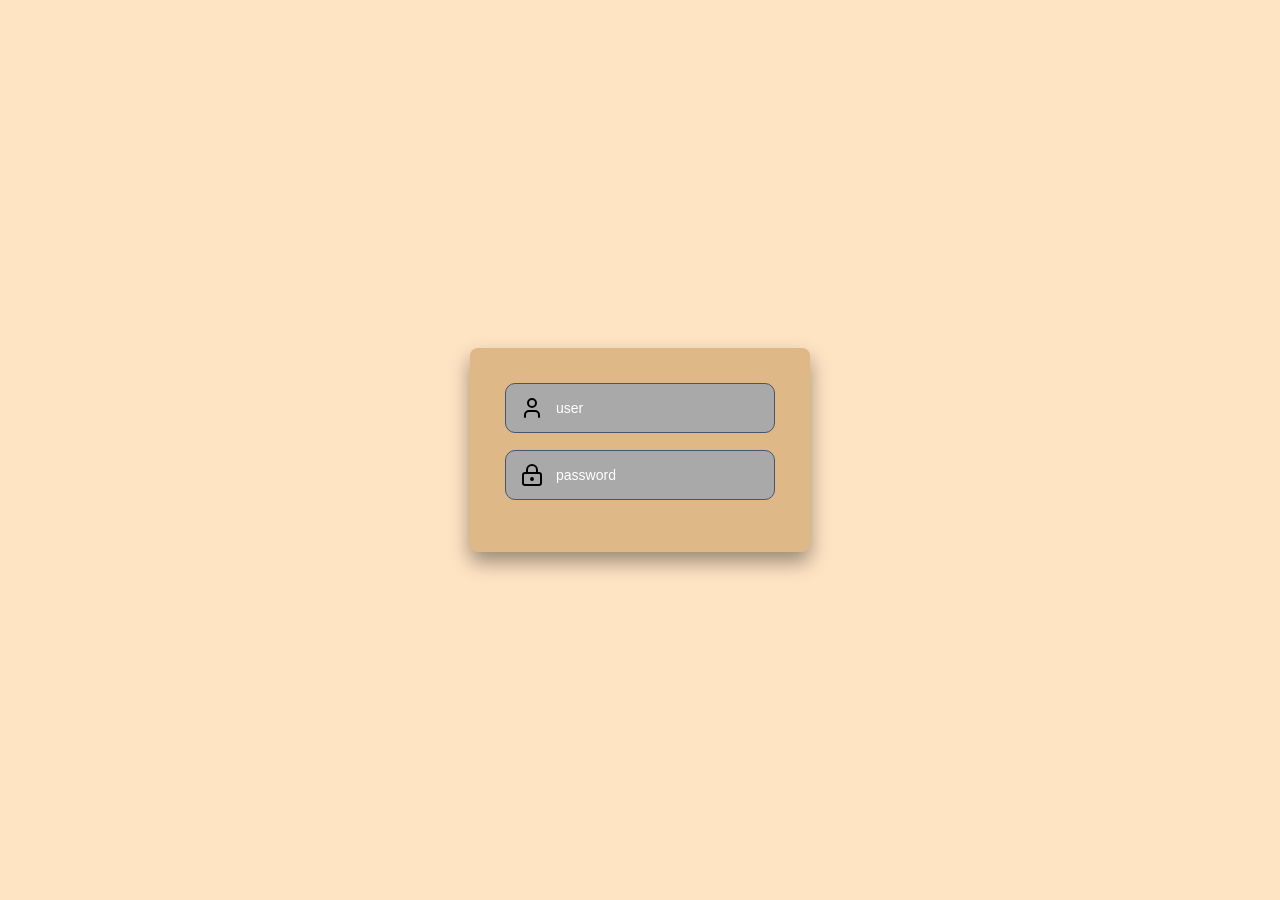
<file: Practica con CSS/form.html>
<!DOCTYPE html>
<html lang="es">
    <head>
        <meta charset="UTF-8">
        <meta name="viewport" content="width=device-width initial-scalade=1.0">
        <title>Formulario</title>
        <link rel="stylesheet" href="formstyles.css">
    </head>
    <body>

        <div class="container">
            <form>
                <div class="input-box">
                    <svg class="input-icon" xmlns="http://www.w3.org/2000/svg" width="24" height="24" viewBox="0 0 24 24" fill="none" stroke="currentColor" stroke-width="2" stroke-linecap="round" stroke-linejoin="round" class="lucide lucide-user preview-icon"><path d="M19 21v-2a4 4 0 0 0-4-4H9a4 4 0 0 0-4 4v2"/><circle cx="12" cy="7" r="4"/></svg>
                    <input type="text"
                    id="name"
                    name="name"
                    placeholder="user"
                    required>
                </div>

                <div class="input-box">
                    <svg class="input-icon" xmlns="http://www.w3.org/2000/svg" width="24" height="24" viewBox="0 0 24 24" fill="none" stroke="currentColor" stroke-width="2" stroke-linecap="round" stroke-linejoin="round" class="lucide lucide-lock-keyhole preview-icon"><circle cx="12" cy="16" r="1"/><rect x="3" y="10" width="18" height="12" rx="2"/><path d="M7 10V7a5 5 0 0 1 10 0v3"/></svg>
                    <input type="password"
                    id="password"
                    name="password"
                    placeholder="password"
                    required>
                </div>
            </form>
        </div>

    </body>
</html>
</file>
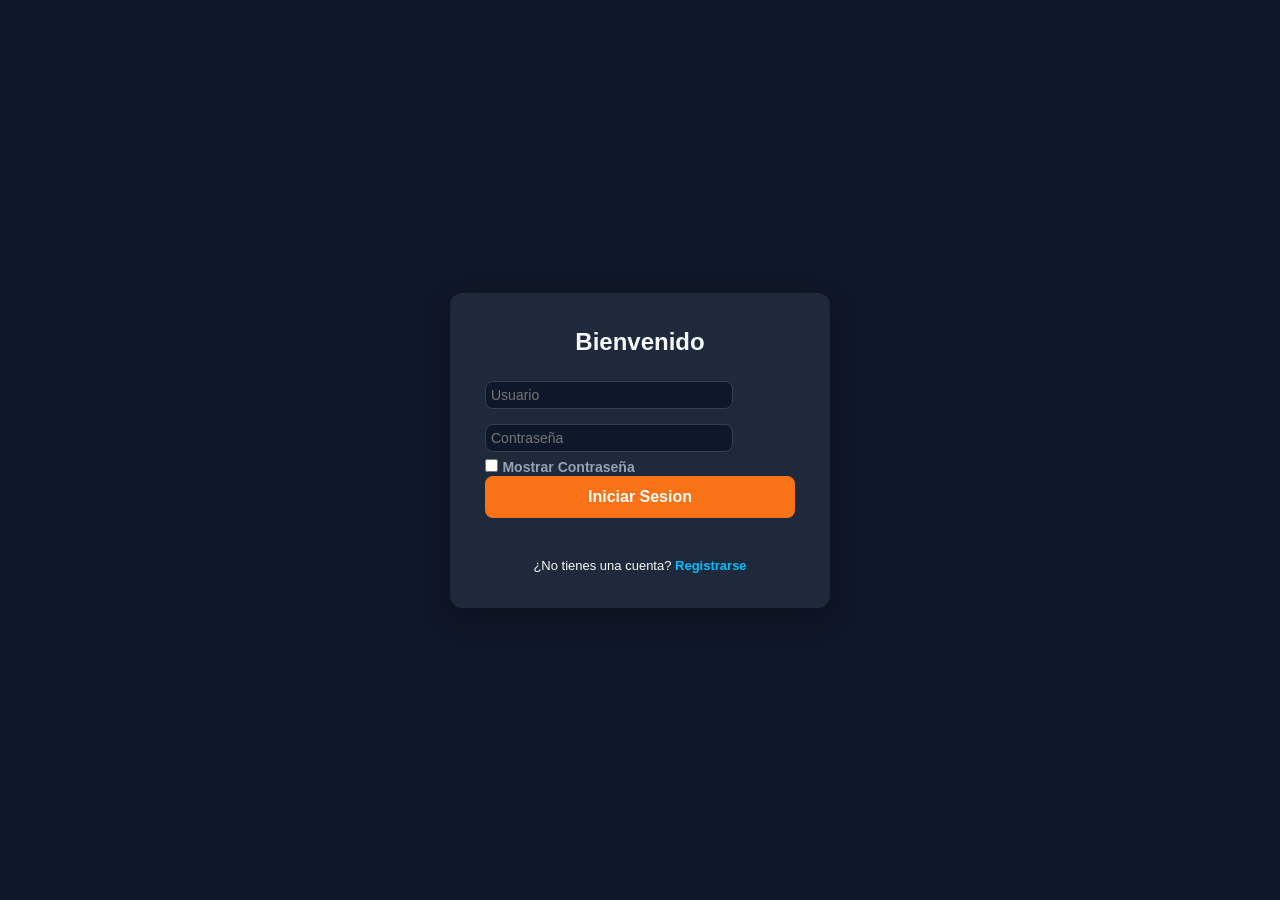
<file: Practica con CSS/login.html>
<!DOCTYPE html>
<html lang="es">
    <head>
         <meta charset="UTF-8">
         <meta name="viewport" content="width=device-width, initial-scale=1.0">
         <title>Login</title>
         <link rel="stylesheet" href="logindesign.css">
    </head>
    
    <body>
        <div class="login-container">
            <h1>Bienvenido</h1>
            <form>
                <div class="input-box">
                    <input type="text"
                    id="usuario"
                    name="usuario" 
                    placeholder="Usuario"
                    required>
                </div>

                <div class="input-box">
                    <input type="password"
                    id="password"
                    name="password"
                    placeholder="Contraseña"
                    required>
                </div>

                <div class="password-checked">
                    <input type="checkbox"
                    id="show-password"
                    name="show-password"
                    onclick="togglePasswordVisibility()">
                    <label for="show-password">Mostrar Contraseña</label>
                </div>
                <button type="submit" class="btnsesion">Iniciar Sesion</button>

                <div class="option">
                    <p>¿No tienes una cuenta? <a href="#">Registrarse</a></p>
                </div>
            </form>
        </div>

    </body>
</html>
</file>
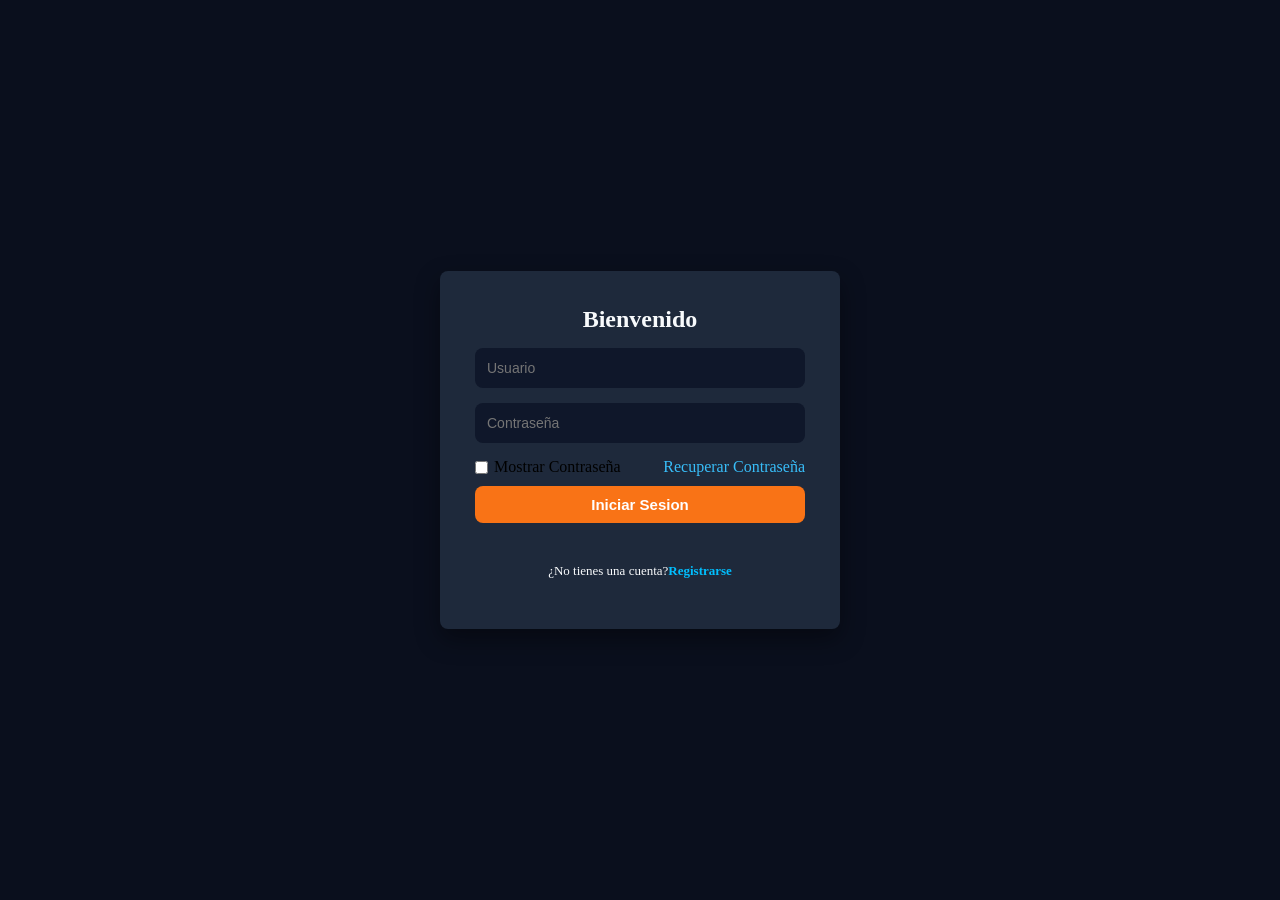
<file: Practica con CSS/otrologin.html>
<!DOCTYPE html>
<html lang="es">
    <head>
        <meta charset="UTF-8">
        <meta name="viewport" content="width=device-width initial scale=1.0">
        <title>Loginotro</title>
        <link rel="stylesheet" href="loginpol2.css">
    </head>
    <body>
        <div class="login-container">
            <h1>Bienvenido</h1>

            <form>
                <div class="input-box">
                    <input type="text"
                    id="usuario"
                    name="usuario"
                    placeholder="Usuario"
                    required>
                </div>

                <div class="input-box">
                    <input type="password"
                    id="password"
                    name="password"
                    placeholder="Contraseña"
                    required>
                </div>

                <div class="password-checked">

                    <div class="checkbox-item">
                        <input type="checkbox"
                        id="show-password"
                        name="show-password"
                        oneclick="togglePasswordVisibility()">
                        <label name="show-password">Mostrar Contraseña</label>
                    </div>

                    <p><a href="#" class="forgot-link">Recuperar Contraseña</a></p>
                </div>
                <button type="submit" class="btnsesion">Iniciar Sesion</button>

                <div class="option">
                    <p>¿No tienes una cuenta?<a href="#">Registrarse</a></p>
                </div>
            </form>
        </div>
    </body>
</html>
</file>
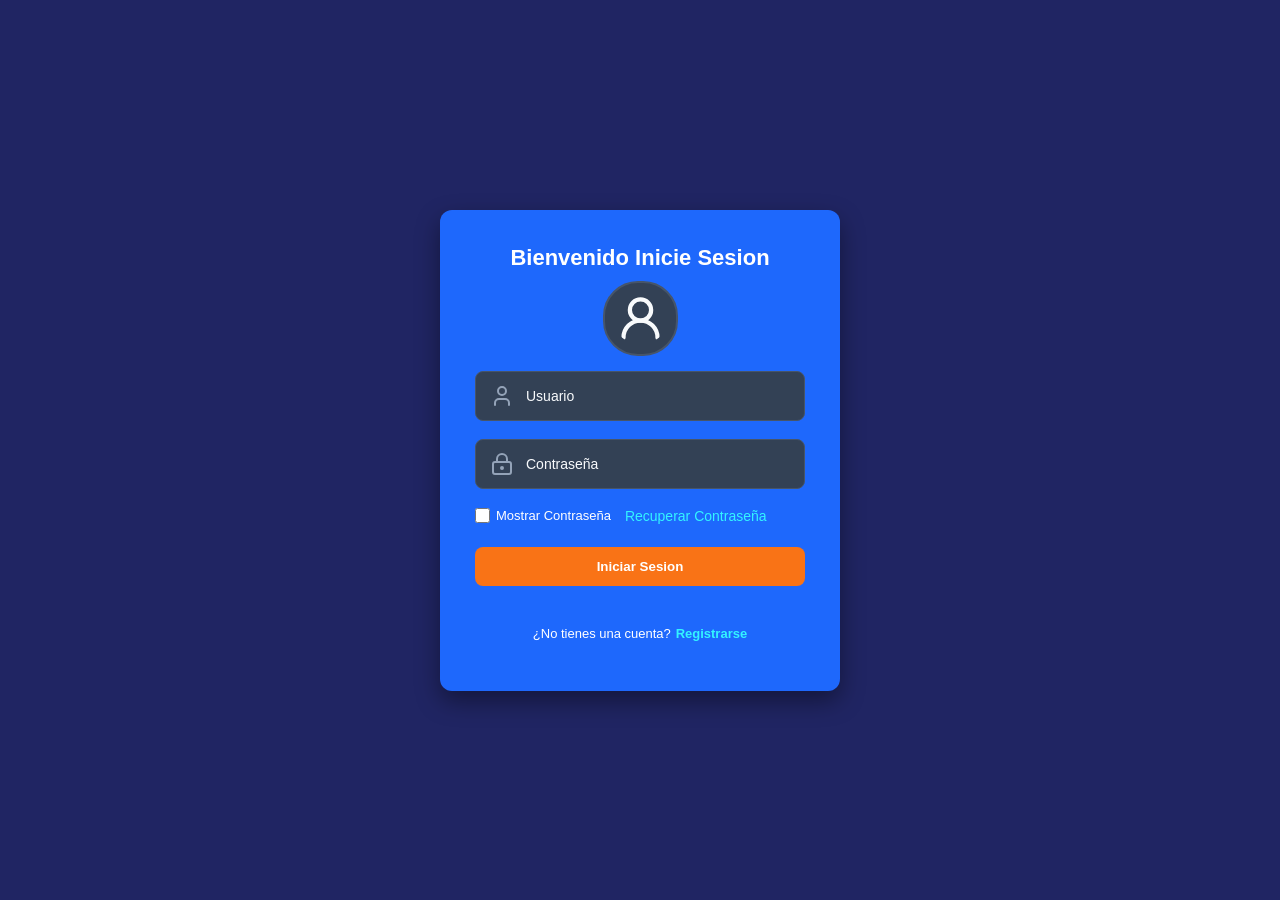
<file: Practica con CSS/usersesion.html>
<!DOCTYPE html>
<html lang="es">
    <head>
        <meta charset="UTF-8">
        <meta name="viewport" content="width=device-width initial scale=1.0">
        <title>Login</title>
        <link rel="stylesheet" href="userdesign.css">
    </head>
    <body>
        <div class="login-container">
            <h1>Bienvenido Inicie Sesion</h1>

            <div class="icon-header">
                <svg class="icon-main" xmlns="http://www.w3.org/2000/svg" width="24" height="24" viewBox="0 0 24 24" fill="none" stroke="currentColor" stroke-width="2" stroke-linecap="round" stroke-linejoin="round" class="lucide lucide-user-round preview-icon"><circle cx="12" cy="8" r="5"/><path d="M20 21a8 8 0 0 0-16 0"/></svg>
            </div>

            <form>

                <div class="input-box">
                    <svg class="input-icon" xmlns="http://www.w3.org/2000/svg" width="24" height="24" viewBox="0 0 24 24" fill="none" stroke="currentColor" stroke-width="2" stroke-linecap="round" stroke-linejoin="round" class="lucide lucide-user preview-icon"><path d="M19 21v-2a4 4 0 0 0-4-4H9a4 4 0 0 0-4 4v2"/><circle cx="12" cy="7" r="4"/></svg>
                    <input type="text"
                    id="usuario"
                    name="usuario"
                    placeholder="Usuario"
                    required>
                </div>

                <div class="input-box">
                    <svg class="input-icon" xmlns="http://www.w3.org/2000/svg" width="24" height="24" viewBox="0 0 24 24" fill="none" stroke="currentColor" stroke-width="2" stroke-linecap="round" stroke-linejoin="round" class="lucide lucide-lock-keyhole preview-icon"><circle cx="12" cy="16" r="1"/><rect x="3" y="10" width="18" height="12" rx="2"/><path d="M7 10V7a5 5 0 0 1 10 0v3"/></svg>
                    <input type="password"
                    id="password"
                    name="password"
                    placeholder="Contraseña"
                    required>
                </div>

                <div class="password-checked">
                    <div class="checkbox-item">
                        <input type="checkbox" 
                        id="show-password"
                        name="show-password"
                        oneclick="togglePasswordVisibility()">
                        <label name="show-password">Mostrar Contraseña</label>

                        <p><a class="forgot-link" href="#">Recuperar Contraseña</a></p>
                    </div>
                </div>
                <button type="submit" class="btnsesion">Iniciar Sesion</button>

                <div class="option">
                    <p>¿No tienes una cuenta?<a href="#">Registrarse</a></p>
                </div>
            </form>
        </div>
    </body>
</html>
</file>
<file: Practica con CSS/formstyles.css>
*{
    margin: 0;
    padding: 0;
    box-sizing: border-box;
}

body{
    background-color: bisque;
    font-family: 'Segoe UI', Tahoma, Geneva, Verdana, sans-serif;
    display: flex;
    justify-content: center;
    align-items: center;
    min-height: 100vh;
}

.container{
    background-color: burlywood;
    padding: 35px;
    border-radius: 8px;
    box-shadow: 0 10px 20px rgba(0, 0, 0, 0.4);
    width: 100%;
    max-width: 340px;
}

.input-box{
    display: flex;
    align-items: center;
    background-color: darkgrey;
    border: 1px solid #475569;
    border-radius: 10px;
    padding: 12px 14px;
    margin-bottom: 17px;
    width: 100%;
    transition: border-color 0.2s, box-shadow 0.2s;
}

.input-box:focus-within{
    border-color: aqua;
    box-shadow: 0 0 0 3px rgba(56, 189, 248, 0.15);
}

.input-icon{
    color: black;
    margin-right: 12px;
    flex-shrink: 0;
}

.input-box input{
    width: 100%;
    background: transparent;
    border: none;
    outline: none;
    color: white;
    font-size: 14px;
}

.input-box input::placeholder{
    color: white;
}
</file>
<file: Practica con CSS/logindesign.css>
*{
    margin: 0;
    padding: 0;
    box-sizing: border-box;
}

body{
    font-family: Arial, Helvetica, sans-serif;
    background-color: #0f172a;
    display: flex;
    justify-content: center;
    align-items: center;
    min-height: 100vh; 
}

.login-container{
    background-color:#1e293b;
    padding: 35px;
    border-radius: 12px;
    box-shadow: 0 10px 30px rgba(0, 0, 0, 0.3);
    width: 100%;
    max-width: 380px;
}

.login-container h1{
    color: #f8fafc;
    text-align: center;
    margin-bottom:25px;
    font-size: 24px;
}

.input-box input{
    display: flex;
    flex-direction: column;
    margin-top: 15px;   
}

.input-box, label{
    color: #94a3b8;
    font-size: 14px;
    font-weight: bold;
    margin-bottom: 6px;
}

.input-box input{
   width: 80%;
   padding: 5px;
   background-color: #0f172a;
   border: 1px solid #334155;
   border-radius: 8px;
   color: #f8fafc;
   font-size: 14px;
   outline: none;
   transition: border-color 0.2s;
}

.input-box input:focus{
    border-color: #38bdf8;
}

.btnsesion{
    width: 100%;
    padding: 12px;
    background-color: #f97316;
    color: #ffffff;
    border: none;
    border-radius: 8px;
    font-size: 16px;
    font-weight: bold;
    cursor: pointer;
    transition: background-color 0.2s;
    margin-bottom: 25px;
}


.option{
    font-size: 14px;
    text-align: center;
    padding-top: 15px;
}

.option p{
    color:#f8fafc;
    font-size: 13px;
}

.option a{
    color:deepskyblue;
    text-decoration: none;
    font-weight: bold;
    transition: color 0.2s;
}

.option a:hover{
    color: #0ea5e9;
    text-decoration: underline;
}
</file>
<file: Practica con CSS/loginpol2.css>
*{
    margin: 0;
    padding: 0;
    box-sizing: border-box;
}

body{
    font-family: 'Segoe UI' Arial, Helvetica, sans-serif;
    background-color: #0a0f1d;
    display: flex;
    justify-content: center;
    align-items: center;
    min-height: 100vh;
}

.login-container{
    background-color: #1e293b;
    padding: 35px;
    border-radius: 8px;
    box-shadow: 0 10px 25px rgba(0, 0, 0, 0.4);
    width: 100%;
    max-width: 400px;
}

.login-container h1{
    color: #f8fafc;
    text-align: center;
    margin-bottom: 15px;
    font-size: 24px;
}

.input-box{
    display: flex;
    flex-direction: column;
    margin-bottom: 15px;
}

.input-box label{
    color: #94a3b8;
    font-size: 14px;
    font-weight: bold;
    margin-bottom: 6px;
}

.input-box input{
    width: 100%;
    padding: 12px;
    background-color: #0f172a;
    border: 1px #334155;
    border-radius: 8px;
    color: #f8fafc;
    font-size: 14px;
    outline: none;
    transition: color 0.2s;
}

.input-box input:focus{
    color: #38bdf8;
}

.password-checked{
    display: flex;
    justify-content: space-between;
    align-items: center;
    margin-bottom: 10px;
}

.checkbox-item{
    display: flex;
    align-items: center;
    gap: 6px;
}

.forgot-link{
    color: #38bdf8;
    text-decoration: none;
    font-size: 16px;
    font-weight: normal;
    transition: color 0.2s;
}

.forgot-link:hover{
    color: #0ea5e9;
    text-decoration: underline;
}

.btnsesion{
    width: 100%;
    padding: 10px;
    background-color: #f97316;
    color: #ffffff;
    border: none;
    border-radius: 8px;
    font-size: 15px;
    font-weight: bold;
    cursor: pointer;
    transition: background-color 0.2s;
    margin-bottom: 25px;
}

.option{
    font-size: 14px;
    text-align: center;
    padding: 15px;
}

.option p{
    color: #f8fafc;
    font-size: 13px;
}

.option a{
    color:deepskyblue;
    text-decoration: none;
    font-weight: bold;
    transition: color 0.2s;
}

.option a:hover{
    color: #0ea5e9;
    text-decoration: underline;
}
</file>
<file: Practica con CSS/userdesign.css>
*{
    margin: 0;
    padding: 0;
    box-sizing: border-box;
}

body{
    background-color: #202563;
    font-family: 'Segoe UI', Tahoma, Geneva, Verdana, sans-serif;
    display: flex;
    justify-content: center;
    align-items: center;
    min-height: 100vh;
}

.login-container{
    background-color: #1E68FC;
    padding: 35px;
    border-radius: 12px;
    box-shadow: 0 10px 25px rgba(0, 0, 0, 0.4);
    width: 100%;
    max-width: 400px;
}

.login-container h1{
    color: white;
    font-size: 22px;
    text-align:  center;
    margin-bottom: 10px;
}

.login-container input{
    display: flex;
    flex-direction: column;
}

.input-box{
    display: flex;
    align-items: center;
    background-color: #334155;
    border: 1px solid #475569;
    border-radius: 8px;
    padding: 12px 14px;
    margin-bottom: 18px;
    width: 100%;
    transition: border-color 0.2s, box-shadow 0.2s;
}

.input-box:focus-within{
    border-color: #38bdf8;
    box-shadow: 0 0 0 3px rgba(56, 189, 248, 0.15);
}

.icon-header{
    display: flex;
    justify-content: center;
    align-items: center;
    margin-top: 10px;
    margin-bottom: 15px;
    width: 100%;
}

.icon-main{
  width: 75px;
  height: 75px;
  color: #f8fafc;
  background-color: #334155;
  border-radius: 35px;
  padding: 10px;
  border: 2px solid #475569;  
}

.input-icon{
    color: #94a3b8;
    margin-right: 12px;
    flex-shrink: 0;
}
.input-box input{
    width: 100%;
    background: transparent;
    border: none;
    outline: none;
    color: #f8fafc;
    font-size: 14px;
}

.input-box input::placeholder{
    color: #f8fafc;
}

.password-checked{
    display: flex;
    justify-content: space-between;
    align-items: center;
    width: 100%;
    margin-bottom: 22px;
}

.checkbox-item{
   display: flex;
   align-items: center;
   gap: 6px; 
}

.checkbox-item input[type="checkbox"] {
    width: 15px;
    height: 15px;
    cursor: pointer;
}

.checkbox-item label{
    color: white;
    font-size: 13px;
    user-select: none;
}

.forgot-link{
    color: #33F4FF;
    text-decoration: none;
    font-size: 14px;
    font-weight: normal;
    transition: color 0.2s;
    margin-left: 0.5rem; 
}

.forgot-link:hover{
    text-decoration: underline;
}

.btnsesion{
    width: 100%;
    padding: 12px;
    background-color: #f97316;
    color: #ffffff;
    border: none;
    border-radius: 8px;
    font-weight: bold;
    cursor: pointer;
    transition: background-color 0.2s;
    margin-bottom: 25px;
}

.btnsesion:hover{
    background-color: #ea580c;
}

.option{
    font-size: 14px;
    text-align: center;
    padding: 15px;
}

.option p{
    color: #ffffff;
    font-size: 13px;
}

.option a{
    color: #33F4FF;
    text-decoration: none;
    font-weight: bold;
    transition: color 0.2s;
    margin-left: 0.3rem;
}

.option a:hover{
    color: #0ea5e9;
}
</file>
